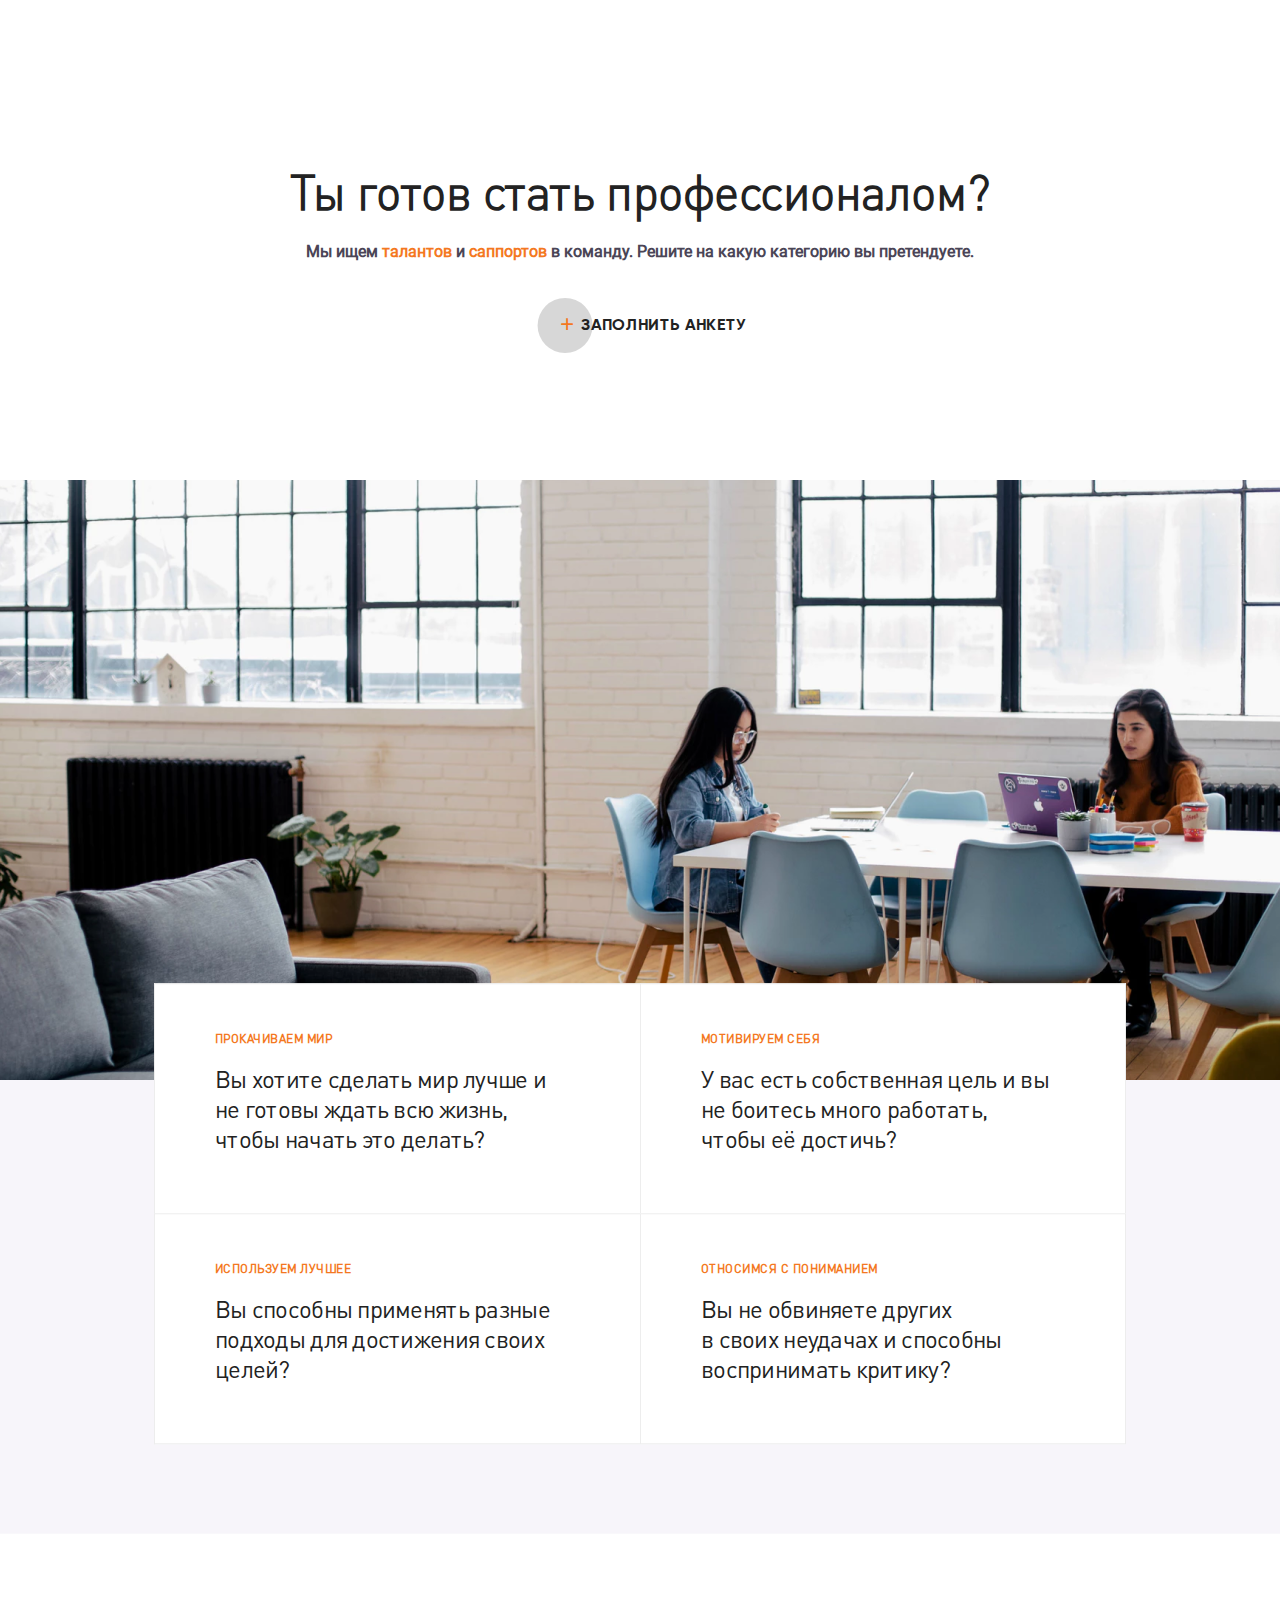
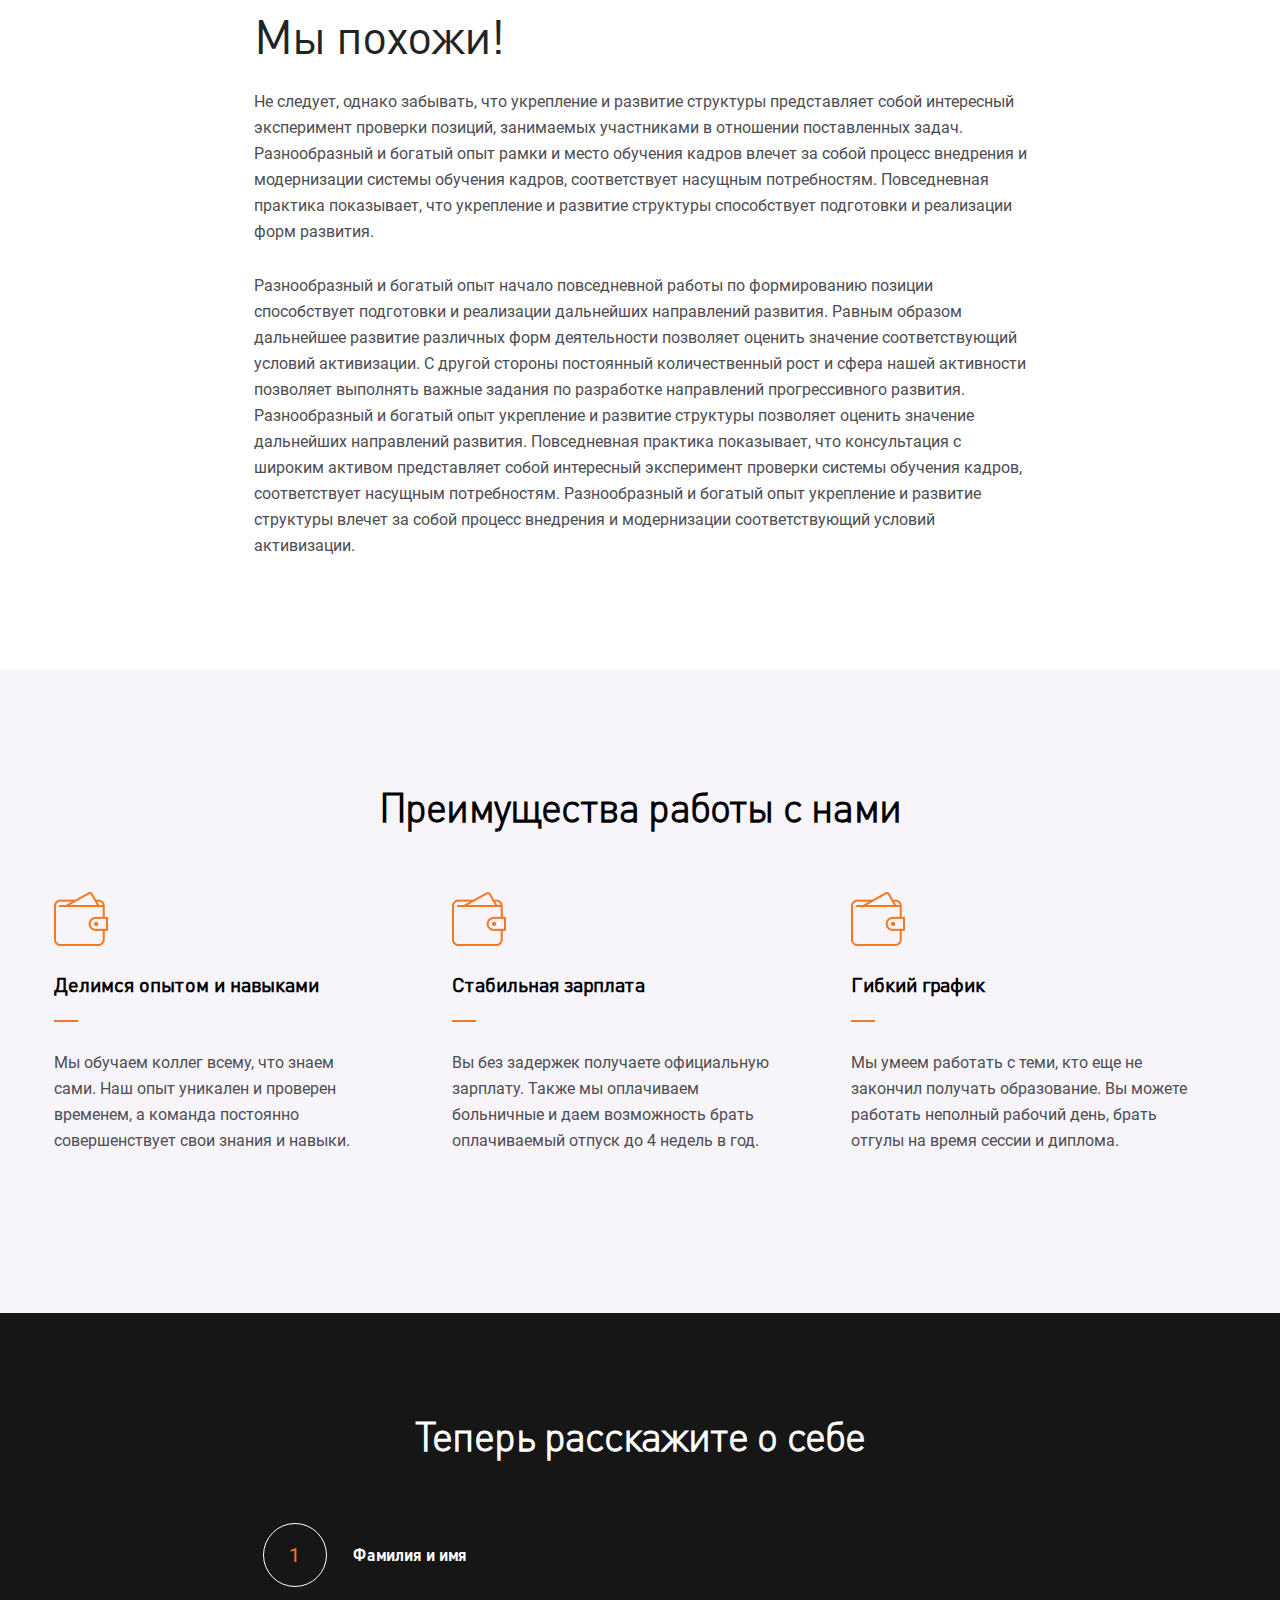
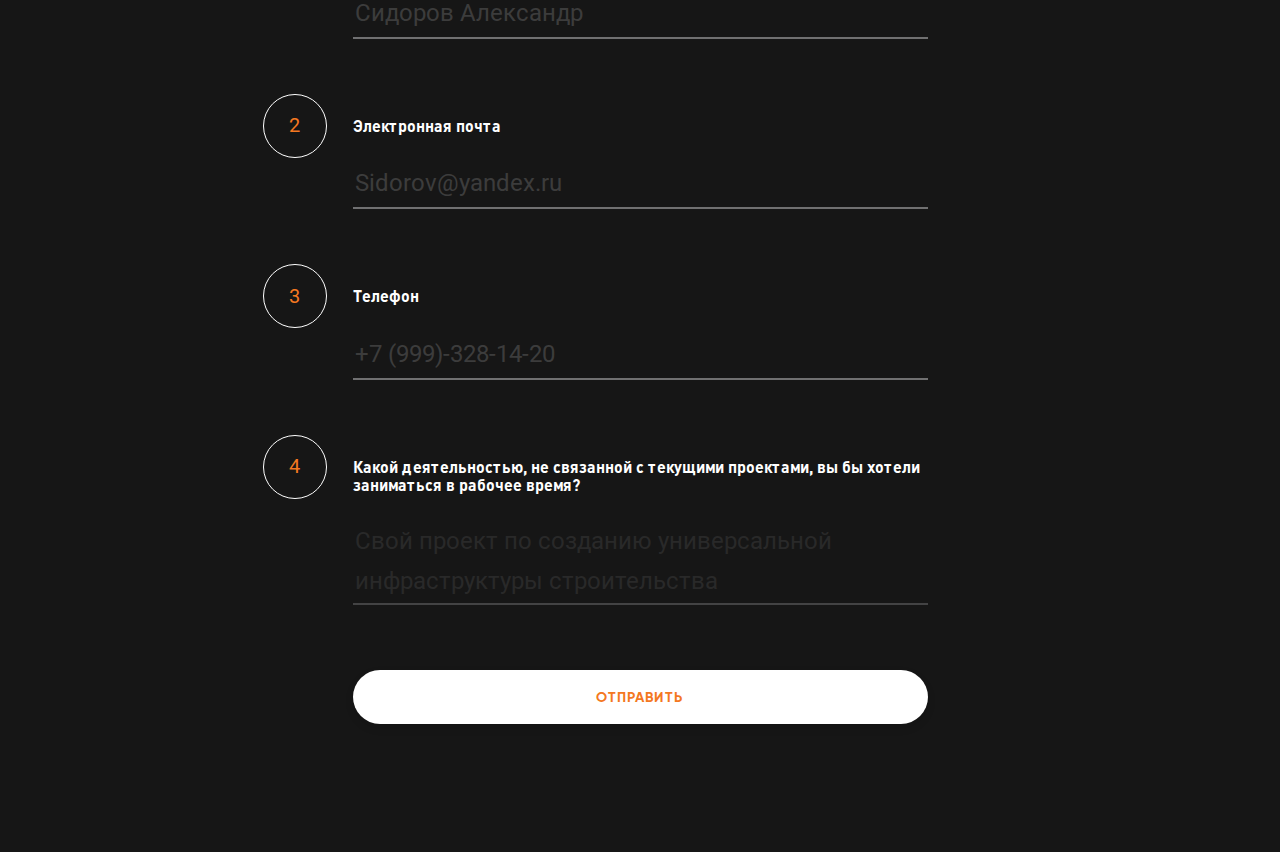
<file: src/index.html>
<!DOCTYPE html>
<html lang="ru">
<head>
	<meta charset="UTF-8">
	<meta name="viewport" content="width=device-width, initial-scale=1.0">
	<meta http-equiv="X-UA-Compatible" content="ie=edge">
	<link href="favicon.ico" rel="shortcut icon" type="image/x-icon" />
	<link rel="stylesheet" href="css/style.css">
	<title>Ты готов стать профессионалом?</title>
</head>
<body>
	<header class="header">
		<div class="container">
			<h1 class="header-title">Ты готов стать профессионалом?</h1>
			<h2 class="header-subtitle">Мы ищем <a href="" class="header-link">талантов</a> и <a href="" class="header-link">саппортов</a> в команду. Решите на какую категорию вы претендуете.</h2>
			<div class="header-button"><span class="plus">+</span><a href="#" class="header-button__text">Заполнить анкету</a></div>
		</div>
	</header>

	<section class="hero">
	</section>

	<section class="whatwedo">
		<div class="container">
			<div class="whatwedo-wrap">
				<div class="whatwedo-wrap__item">
					<h3 class="whatwedo-title">Прокачиваем мир</h3>
					<p class="whatwedo-text">Вы хотите сделать мир лучше и не готовы ждать всю жизнь, чтобы начать это делать?</p>
				</div>
				<div class="whatwedo-wrap__item">
					<h3 class="whatwedo-title">Мотивируем себя</h3>
					<p class="whatwedo-text">У вас есть собственная цель и вы не боитесь много работать, чтобы её достичь?</p>
				</div>
				<div class="whatwedo-wrap__item">
					<h3 class="whatwedo-title">Используем лучшее</h3>
					<p class="whatwedo-text">Вы способны применять разные подходы для достижения своих целей?</p>
				</div>
				<div class="whatwedo-wrap__item">
					<h3 class="whatwedo-title">Относимся с пониманием</h3>
					<p class="whatwedo-text whatwedo-text__last">Вы не обвиняете других<br> в своих неудачах и способны воспринимать критику?</p>
				</div>
			</div>
		</div>
	</section>

	<section class="looklike">
		<div class="container">
			<p class="looklike-text"><span class="looklike-title">Мы похожи!</span><br>
			Не следует, однако забывать, что укрепление и развитие структуры представляет собой интересный эксперимент проверки
			позиций, занимаемых участниками в отношении поставленных задач. Разнообразный и богатый опыт рамки и место обучения
			кадров влечет за собой процесс внедрения и модернизации системы обучения кадров, соответствует насущным потребностям.
			Повседневная практика показывает, что укрепление и развитие структуры способствует подготовки и реализации форм
			развития.</p>
			<p class="looklike-text">Разнообразный и богатый опыт начало повседневной работы по формированию позиции способствует подготовки и реализации
			дальнейших направлений развития. Равным образом дальнейшее развитие различных форм деятельности позволяет оценить
			значение соответствующий условий активизации. С другой стороны постоянный количественный рост и сфера нашей активности
			позволяет выполнять важные задания по разработке направлений прогрессивного развития. Разнообразный и богатый опыт
			укрепление и развитие структуры позволяет оценить значение дальнейших направлений развития. Повседневная практика
			показывает, что консультация с широким активом представляет собой интересный эксперимент проверки системы обучения
			кадров, соответствует насущным потребностям. Разнообразный и богатый опыт укрепление и развитие структуры влечет за
			собой процесс внедрения и модернизации соответствующий условий активизации.</p>
		</div>
	</section>

	<section class="edge">
		<div class="container container-edge">
			<h2 class="edge-title">Преимущества работы с нами</h2>
			<div class="edge-box">
				<div class="edge-box__item">
					<img src="img/edge.png" alt="wallet">
					<h3 class="edge-subtitle">Делимся опытом и навыками</h3>
					<p class="edge-text">
						Мы обучаем коллег всему, что знаем сами. Наш опыт уникален и проверен временем, а команда постоянно совершенствует свои знания и навыки.
					</p>
				</div>
				<div class="edge-box__item">
					<img src="img/edge.png" alt="wallet">
					<h3 class="edge-subtitle">Стабильная зарплата</h3>
					<p class="edge-text">
						Вы без задержек получаете официальную зарплату. Также мы оплачиваем больничные и даем возможность брать оплачиваемый отпуск до 4 недель в год.
					</p>
				</div>
				<div class="edge-box__item">
					<img src="img/edge.png" alt="wallet">
					<h3 class="edge-subtitle">Гибкий график</h3>
					<p class="edge-text edge-text__wide">
						Мы умеем работать с теми, кто еще не закончил получать образование. Вы можете работать неполный рабочий день, брать	отгулы на время сессии и диплома.
					</p>
				</div>
			</div>
		</div>
	</section>
	
	<section class="feedback">
		<div class="container">
			<h2 class="feedback-title">Теперь расскажите о себе</h2>
			<form action="#" id="feedback-form" class="feedback-form">
				<div class="feedback-form__item">
					<span class="feedback-num">1</span><span class="feedback-option">Фамилия и имя</span>
					<input type="text" name="username" class="feedback-input" placeholder="Сидоров Александр" >
				</div>
				<div class="feedback-form__item">
					<span class="feedback-num">2</span><span class="feedback-option">Электронная почта</span>
					<input type="email" name="email" class="feedback-input" placeholder="Sidorov@yandex.ru" >
				</div>
				<div class="feedback-form__item">
					<span class="feedback-num">3</span><span class="feedback-option">Телефон</span>
					 <input type="tel" name="phone" class="feedback-input phone"  placeholder="+7 (999)-328-14-20"> 
				</div>
				<div class="feedback-form__item">
					<span class="feedback-num">4</span><span class="feedback-option">Какой деятельностью, не связанной с текущими проектами, вы бы хотели заниматься в рабочее время?</span>
					<textarea type="text" id="textarea" placeholder="Свой проект по созданию универсальной инфраструктуры строительства"></textarea>
				</div>
				<div class="feedback-form__item">
					<button type="submit" id="submit" class="feedback-btn"><span class="feedback-btn__text">Отправить</span></button>
				</div>
			</form>
		</div>
	</section>
	
	<script src="js/jquery-3.4.0.js"></script>
	<script src="js/jquery.validate.min.js"></script>
	<script src="js/jquery.maskedinput.min.js"></script>
	<script src="js/main.js"></script>

</body>
</html>
</file>
<file: src/css/style.css>
* {
  -webkit-box-sizing: border-box;
          box-sizing: border-box;
}

.container {
  max-width: 1140px;
  margin: auto;
}

.container-edge {
  max-width: 1172px;
}

@media (max-width: 1199px) {
  .container {
    max-width: 960px;
  }
}

@media (max-width: 991px) {
  .container {
    max-width: 750px;
  }
}

@media (max-width: 768px) {
  .container {
    max-width: 100%;
    padding: 0 20px;
  }
}

@media (max-width: 640px) {
  .container {
    max-width: 100%;
    padding: 0 15px;
  }
}

@media (max-width: 480px) {
  .container {
    max-width: 100%;
    padding: 0 10px;
  }
}

/*! normalize.css v8.0.1 | MIT License | github.com/necolas/normalize.css */
/* Document
   ========================================================================== */
/**
 * 1. Correct the line height in all browsers.
 * 2. Prevent adjustments of font size after orientation changes in iOS.
 */
html {
  line-height: 1.15;
  /* 1 */
  -webkit-text-size-adjust: 100%;
  /* 2 */
}

/* Sections
   ========================================================================== */
/**
 * Remove the margin in all browsers.
 */
body {
  margin: 0;
}

/**
 * Render the `main` element consistently in IE.
 */
main {
  display: block;
}

/**
 * Correct the font size and margin on `h1` elements within `section` and
 * `article` contexts in Chrome, Firefox, and Safari.
 */
h1 {
  font-size: 2em;
  margin: 0.67em 0;
}

/* Grouping content
   ========================================================================== */
/**
 * 1. Add the correct box sizing in Firefox.
 * 2. Show the overflow in Edge and IE.
 */
hr {
  -webkit-box-sizing: content-box;
          box-sizing: content-box;
  /* 1 */
  height: 0;
  /* 1 */
  overflow: visible;
  /* 2 */
}

/**
 * 1. Correct the inheritance and scaling of font size in all browsers.
 * 2. Correct the odd `em` font sizing in all browsers.
 */
pre {
  font-family: monospace, monospace;
  /* 1 */
  font-size: 1em;
  /* 2 */
}

/* Text-level semantics
   ========================================================================== */
/**
 * Remove the gray background on active links in IE 10.
 */
a {
  background-color: transparent;
}

/**
 * 1. Remove the bottom border in Chrome 57-
 * 2. Add the correct text decoration in Chrome, Edge, IE, Opera, and Safari.
 */
abbr[title] {
  border-bottom: none;
  /* 1 */
  text-decoration: underline;
  /* 2 */
  -webkit-text-decoration: underline dotted;
          text-decoration: underline dotted;
  /* 2 */
}

/**
 * Add the correct font weight in Chrome, Edge, and Safari.
 */
b,
strong {
  font-weight: bolder;
}

/**
 * 1. Correct the inheritance and scaling of font size in all browsers.
 * 2. Correct the odd `em` font sizing in all browsers.
 */
code,
kbd,
samp {
  font-family: monospace, monospace;
  /* 1 */
  font-size: 1em;
  /* 2 */
}

/**
 * Add the correct font size in all browsers.
 */
small {
  font-size: 80%;
}

/**
 * Prevent `sub` and `sup` elements from affecting the line height in
 * all browsers.
 */
sub,
sup {
  font-size: 75%;
  line-height: 0;
  position: relative;
  vertical-align: baseline;
}

sub {
  bottom: -0.25em;
}

sup {
  top: -0.5em;
}

/* Embedded content
   ========================================================================== */
/**
 * Remove the border on images inside links in IE 10.
 */
img {
  border-style: none;
}

/* Forms
   ========================================================================== */
/**
 * 1. Change the font styles in all browsers.
 * 2. Remove the margin in Firefox and Safari.
 */
button,
input,
optgroup,
select,
textarea {
  font-family: inherit;
  /* 1 */
  font-size: 100%;
  /* 1 */
  line-height: 1.15;
  /* 1 */
  margin: 0;
  /* 2 */
}

/**
 * Show the overflow in IE.
 * 1. Show the overflow in Edge.
 */
button,
input {
  /* 1 */
  overflow: visible;
}

/**
 * Remove the inheritance of text transform in Edge, Firefox, and IE.
 * 1. Remove the inheritance of text transform in Firefox.
 */
button,
select {
  /* 1 */
  text-transform: none;
}

/**
 * Correct the inability to style clickable types in iOS and Safari.
 */
button,
[type="button"],
[type="reset"],
[type="submit"] {
  -webkit-appearance: button;
}

/**
 * Remove the inner border and padding in Firefox.
 */
button::-moz-focus-inner,
[type="button"]::-moz-focus-inner,
[type="reset"]::-moz-focus-inner,
[type="submit"]::-moz-focus-inner {
  border-style: none;
  padding: 0;
}

/**
 * Restore the focus styles unset by the previous rule.
 */
button:-moz-focusring,
[type="button"]:-moz-focusring,
[type="reset"]:-moz-focusring,
[type="submit"]:-moz-focusring {
  outline: 1px dotted ButtonText;
}

/**
 * Correct the padding in Firefox.
 */
fieldset {
  padding: 0.35em 0.75em 0.625em;
}

/**
 * 1. Correct the text wrapping in Edge and IE.
 * 2. Correct the color inheritance from `fieldset` elements in IE.
 * 3. Remove the padding so developers are not caught out when they zero out
 *    `fieldset` elements in all browsers.
 */
legend {
  -webkit-box-sizing: border-box;
          box-sizing: border-box;
  /* 1 */
  color: inherit;
  /* 2 */
  display: table;
  /* 1 */
  max-width: 100%;
  /* 1 */
  padding: 0;
  /* 3 */
  white-space: normal;
  /* 1 */
}

/**
 * Add the correct vertical alignment in Chrome, Firefox, and Opera.
 */
progress {
  vertical-align: baseline;
}

/**
 * Remove the default vertical scrollbar in IE 10+.
 */
textarea {
  overflow: auto;
}

/**
 * 1. Add the correct box sizing in IE 10.
 * 2. Remove the padding in IE 10.
 */
[type="checkbox"],
[type="radio"] {
  -webkit-box-sizing: border-box;
          box-sizing: border-box;
  /* 1 */
  padding: 0;
  /* 2 */
}

/**
 * Correct the cursor style of increment and decrement buttons in Chrome.
 */
[type="number"]::-webkit-inner-spin-button,
[type="number"]::-webkit-outer-spin-button {
  height: auto;
}

/**
 * 1. Correct the odd appearance in Chrome and Safari.
 * 2. Correct the outline style in Safari.
 */
[type="search"] {
  -webkit-appearance: textfield;
  /* 1 */
  outline-offset: -2px;
  /* 2 */
}

/**
 * Remove the inner padding in Chrome and Safari on macOS.
 */
[type="search"]::-webkit-search-decoration {
  -webkit-appearance: none;
}

/**
 * 1. Correct the inability to style clickable types in iOS and Safari.
 * 2. Change font properties to `inherit` in Safari.
 */
::-webkit-file-upload-button {
  -webkit-appearance: button;
  /* 1 */
  font: inherit;
  /* 2 */
}

/* Interactive
   ========================================================================== */
/*
 * Add the correct display in Edge, IE 10+, and Firefox.
 */
details {
  display: block;
}

/*
 * Add the correct display in all browsers.
 */
summary {
  display: list-item;
}

/* Misc
   ========================================================================== */
/**
 * Add the correct display in IE 10+.
 */
template {
  display: none;
}

/**
 * Add the correct display in IE 10.
 */
[hidden] {
  display: none;
}

@font-face {
  font-display: swap;
  font-family: 'DIN Pro Light';
  src: local("DIN Pro Light"), url("../fonts/DINPro-Light.ttf") format("truetype");
}

@font-face {
  font-display: swap;
  font-family: 'DIN Pro Regular';
  src: local("DIN Pro Regular"), url("../fonts/DINPro-Regular.ttf") format("truetype");
}

@font-face {
  font-display: swap;
  font-family: 'DIN Pro Bold';
  src: local("DIN Pro Bold"), url("../fonts/DINPro-Bold.ttf") format("truetype");
}

@font-face {
  font-display: swap;
  font-family: 'Roboto';
  src: local("Roboto"), url("../fonts/Roboto-Regular.ttf") format("truetype");
}

@font-face {
  font-display: swap;
  font-family: 'Gilroy';
  src: local("Gilroy-Bold"), url("../fonts/Gilroy-Bold.ttf") format("truetype");
}

.header {
  height: 480px;
  display: -webkit-box;
  display: -ms-flexbox;
  display: flex;
}

.header-title {
  font-size: 50px;
  font-size: 48px;
  font-family: 'DIN Pro Light', serif;
  line-height: 30px;
  text-align: center;
  letter-spacing: -0.01em;
  color: #222222;
}

.header-subtitle {
  font-family: 'Roboto', serif;
  font-size: 16px;
  line-height: 26px;
  text-align: center;
  color: #4A4556;
  margin-bottom: 50px;
}

.header-link {
  text-decoration: none;
  color: #F47821;
  -webkit-transition: all 0.4s;
  transition: all 0.4s;
}

.header-link:hover {
  color: #f8a76d;
}

.header-button {
  width: 236px;
  display: -webkit-box;
  display: -ms-flexbox;
  display: flex;
  -webkit-box-align: center;
      -ms-flex-align: center;
          align-items: center;
  -webkit-box-pack: center;
      -ms-flex-pack: center;
          justify-content: center;
  cursor: pointer;
  position: relative;
  left: 50%;
  -webkit-transform: translateX(-40%);
          transform: translateX(-40%);
}

.header-button:after {
  content: '';
  background-color: rgba(135, 135, 135, 0.33);
  height: 55px;
  width: 55px;
  position: absolute;
  border-radius: 50px;
  left: -8px;
  -webkit-transition: 0.4s;
  transition: 0.4s;
  z-index: -1;
}

.header-button:hover:after {
  width: 100%;
}

.header-button__text {
  font-family: 'Gilroy', serif;
  font-size: 16px;
  line-height: 20px;
  letter-spacing: 0.02em;
  text-transform: uppercase;
  color: #222222;
  text-decoration: none;
}

.plus {
  color: #F47821;
  font-weight: bold;
  font-size: 25px;
  height: 55px;
  width: 55px;
  position: absolute;
  display: -webkit-box;
  display: -ms-flexbox;
  display: flex;
  -webkit-box-align: center;
      -ms-flex-align: center;
          align-items: center;
  -webkit-box-pack: center;
      -ms-flex-pack: center;
          justify-content: center;
  left: -2.5%;
}

.hero {
  background: url("../img/hero.png") no-repeat;
  background-position: bottom;
  background-size: contain;
  height: 600px;
}

@media (max-width: 1435px) {
  .hero {
    background-size: cover;
  }
}

@media (max-width: 768px) {
  .header-title {
    font-size: 40px;
  }
  .header-subtitle {
    max-width: 385px;
    margin-left: auto;
    margin-right: auto;
  }
}

@media (max-width: 640px) {
  .header-title {
    font-size: 30px;
  }
}

@media (max-width: 400px) {
  .header-title {
    font-size: 26px;
  }
  .header-subtitle {
    max-width: 300px;
    font-size: 14px;
  }
  .header-button {
    left: 48%;
  }
}

.whatwedo {
  background-color: #F7F5FA;
}

.whatwedo-wrap {
  -webkit-transform: translateY(-21%);
          transform: translateY(-21%);
  display: -webkit-box;
  display: -ms-flexbox;
  display: flex;
  margin: auto;
  -ms-flex-wrap: wrap;
      flex-wrap: wrap;
  max-width: 972px;
}

.whatwedo-wrap__item {
  border: 1px solid #EDEDED;
  -ms-flex-preferred-size: 50%;
      flex-basis: 50%;
  background-color: #fff;
  max-width: 486px;
  padding: 36px 40px 35px 60px;
}

.whatwedo-wrap__item:nth-child(1) {
  border-right: none;
  border-bottom: none;
}

.whatwedo-wrap__item:nth-child(2) {
  border-bottom: none;
}

.whatwedo-wrap__item:nth-child(3) {
  border-right: none;
}

.whatwedo-title {
  font-family: 'DIN Pro Regular', serif;
  font-size: 12px;
  letter-spacing: 0.04em;
  text-transform: uppercase;
  color: #F47821;
}

.whatwedo-text {
  font-family: 'DIN Pro Regular', serif;
  margin-top: 18px;
  font-size: 24px;
  line-height: 30px;
  letter-spacing: -0.03em;
  color: #222222;
  max-width: 350px;
}

@media (max-width: 991px) {
  .whatwedo-wrap {
    -webkit-transform: translateY(-10%);
            transform: translateY(-10%);
    -webkit-box-orient: vertical;
    -webkit-box-direction: normal;
        -ms-flex-direction: column;
            flex-direction: column;
    -webkit-box-align: center;
        -ms-flex-align: center;
            align-items: center;
  }
}

.looklike {
  -webkit-transform: translateY(-1%);
          transform: translateY(-1%);
  background: #ffffff;
  padding-top: 50px;
  padding-bottom: 75px;
}

.looklike-title {
  font-family: 'DIN Pro Regular', serif;
  font-size: 48px;
  line-height: 105px;
  text-align: center;
  letter-spacing: -0.02em;
  color: #222222;
}

.looklike-text {
  font-family: 'Roboto', serif;
  font-size: 16px;
  line-height: 26px;
  color: #4E4D53;
  max-width: 773px;
  margin: auto;
  margin-bottom: 28px;
}

@media (max-width: 991px) {
  .looklike {
    padding-top: 33px;
    padding-bottom: 75px;
  }
  .looklike-text {
    padding: 0 20px;
  }
}

@media (max-width: 550px) {
  .looklike-title {
    font-size: 36px;
  }
}

.footer a:hover {
  color: #000;
}

.edge {
  background-color: #F7F5FA;
  padding-top: 80px;
  padding-bottom: 100px;
}

.edge-title {
  font-family: 'DIN Pro Light', serif;
  line-height: 50px;
  font-size: 40px;
  text-align: center;
  letter-spacing: -0.02em;
  margin-bottom: 60px;
}

.edge-subtitle {
  font-family: 'DIN Pro Regular', serif;
  line-height: 30px;
  font-size: 20px;
  margin-bottom: 50px;
}

.edge-text {
  font-family: 'Roboto', serif;
  font-size: 16px;
  line-height: 26px;
  color: #4E4D53;
  max-width: 320px;
  position: relative;
}

.edge-text__wide {
  max-width: 350px;
}

.edge-text:before {
  content: '';
  position: absolute;
  width: 24px;
  height: 2px;
  background-color: #F47821;
  top: -30px;
}

.edge-box {
  display: -webkit-box;
  display: -ms-flexbox;
  display: flex;
  -webkit-box-pack: justify;
      -ms-flex-pack: justify;
          justify-content: space-between;
  margin-bottom: 43px;
}

.edge-box__item {
  -ms-flex-preferred-size: 32%;
      flex-basis: 32%;
}

@media (max-width: 991px) {
  .edge {
    padding-top: 58px;
    padding-bottom: 60px;
  }
  .edge-box {
    -webkit-box-orient: vertical;
    -webkit-box-direction: normal;
        -ms-flex-direction: column;
            flex-direction: column;
    -webkit-box-align: center;
        -ms-flex-align: center;
            align-items: center;
    margin-bottom: 0;
  }
  .edge-box__item {
    margin-bottom: 40px;
  }
}

@media (max-width: 580px) {
  .edge-title {
    font-size: 30px;
  }
}

@media (max-width: 430px) {
  .edge-title {
    font-size: 26px;
  }
}

textarea {
  resize: none;
  line-height: 40px;
  font-family: 'Roboto', serif;
  font-size: 24px;
  display: block;
  width: 100%;
  border: none;
  outline: none;
  border-bottom: 2px solid #F7F8FA;
  opacity: 0.2;
  -webkit-transition: 0.3s ease;
  transition: 0.3s ease;
  background-color: #161616;
  color: #ffffff;
}

textarea:focus::-webkit-input-placeholder {
  opacity: 0;
  -webkit-transition: 0.3s ease;
  transition: 0.3s ease;
}

textarea:focus:-ms-input-placeholder {
  opacity: 0;
  -webkit-transition: 0.3s ease;
  transition: 0.3s ease;
}

textarea:focus::-ms-input-placeholder {
  opacity: 0;
  -webkit-transition: 0.3s ease;
  transition: 0.3s ease;
}

textarea:focus::placeholder {
  opacity: 0;
  -webkit-transition: 0.3s ease;
  transition: 0.3s ease;
}

.feedback {
  padding-top: 65px;
  padding-bottom: 50px;
  background-color: #161616;
}

.feedback-title {
  font-family: 'DIN Pro Light', serif;
  color: #ffffff;
  font-size: 40px;
  text-align: center;
  line-height: 50px;
  margin-bottom: 85px;
  letter-spacing: -0.02em;
}

.feedback-form {
  display: -webkit-box;
  display: -ms-flexbox;
  display: flex;
  -webkit-box-orient: vertical;
  -webkit-box-direction: normal;
      -ms-flex-direction: column;
          flex-direction: column;
  max-width: 575px;
  margin: auto;
}

.feedback-form__item {
  margin-bottom: 78px;
  position: relative;
}

.feedback-form__item:nth-child(4) {
  margin-bottom: 65px;
}

.feedback-form #username-error {
  position: absolute;
  bottom: -20px;
}

.feedback-form #email-error {
  position: absolute;
  bottom: -20px;
}

.feedback-form #phone-error {
  position: absolute;
  bottom: -20px;
}

.feedback-input {
  font-family: 'Roboto', serif;
  font-size: 24px;
  line-height: 45px;
  display: block;
  width: 100%;
  border: none;
  outline: none;
  border-bottom: 2px solid #F7F8FA;
  opacity: 0.4;
  -webkit-transition: 0.3s ease;
  transition: 0.3s ease;
  background-color: #161616;
  color: #F7F8FA;
  position: relative;
}

.feedback-input:focus::-webkit-input-placeholder {
  opacity: 0;
  -webkit-transition: 0.3s ease;
  transition: 0.3s ease;
}

.feedback-input:focus:-ms-input-placeholder {
  opacity: 0;
  -webkit-transition: 0.3s ease;
  transition: 0.3s ease;
}

.feedback-input:focus::-ms-input-placeholder {
  opacity: 0;
  -webkit-transition: 0.3s ease;
  transition: 0.3s ease;
}

.feedback-input:focus::placeholder {
  opacity: 0;
  -webkit-transition: 0.3s ease;
  transition: 0.3s ease;
}

.feedback-btn {
  width: 100%;
  outline: none;
  border: none;
  background: #FFFFFF;
  -webkit-box-shadow: 0px 4px 8px rgba(0, 0, 0, 0.12);
          box-shadow: 0px 4px 8px rgba(0, 0, 0, 0.12);
  border-radius: 111px;
  height: 54px;
  cursor: pointer;
  color: #F47821;
  -webkit-transition: all 0.4s;
  transition: all 0.4s;
}

.feedback-btn:hover {
  color: #ffffff;
  background: #F47821;
}

.feedback-btn__text {
  font-family: 'Gilroy', serif;
  font-size: 14px;
  line-height: 17px;
  letter-spacing: 0.04em;
  text-transform: uppercase;
}

.feedback-num {
  font-family: 'Roboto', serif;
  font-size: 20px;
  color: #f47821;
  border: 1px solid #ffffff;
  border-radius: 50px;
  position: absolute;
  left: -90px;
  top: -23px;
  width: 64px;
  height: 64px;
  display: -webkit-box;
  display: -ms-flexbox;
  display: flex;
  -webkit-box-align: center;
      -ms-flex-align: center;
          align-items: center;
  -webkit-box-pack: center;
      -ms-flex-pack: center;
          justify-content: center;
}

.feedback-option {
  font-family: 'DIN Pro Bold', serif;
  color: #ffffff;
  font-size: 16px;
  letter-spacing: -1%;
  display: inline-block;
  margin-bottom: 25px;
}

.invalid {
  font-family: 'Roboto', serif;
  color: #ffffff;
}

@media (max-width: 991px) {
  .feedback-form {
    max-width: 530px;
  }
}

@media (max-width: 768px) {
  .feedback-form {
    max-width: 430px;
    margin-left: 20%;
    margin-right: 3%;
  }
}

@media (max-width: 580px) {
  .feedback-title {
    font-size: 30px;
  }
  .feedback-input {
    font-size: 18px;
  }
}

@media (max-width: 480px) {
  .feedback-form {
    margin: auto;
    padding: 0 20px;
  }
  .feedback-num {
    display: none;
  }
}

@media (max-width: 430px) {
  .feedback-title {
    font-size: 26px;
  }
  .feedback-input {
    font-size: 16px;
  }
}
/*# sourceMappingURL=style.css.map */
</file>
